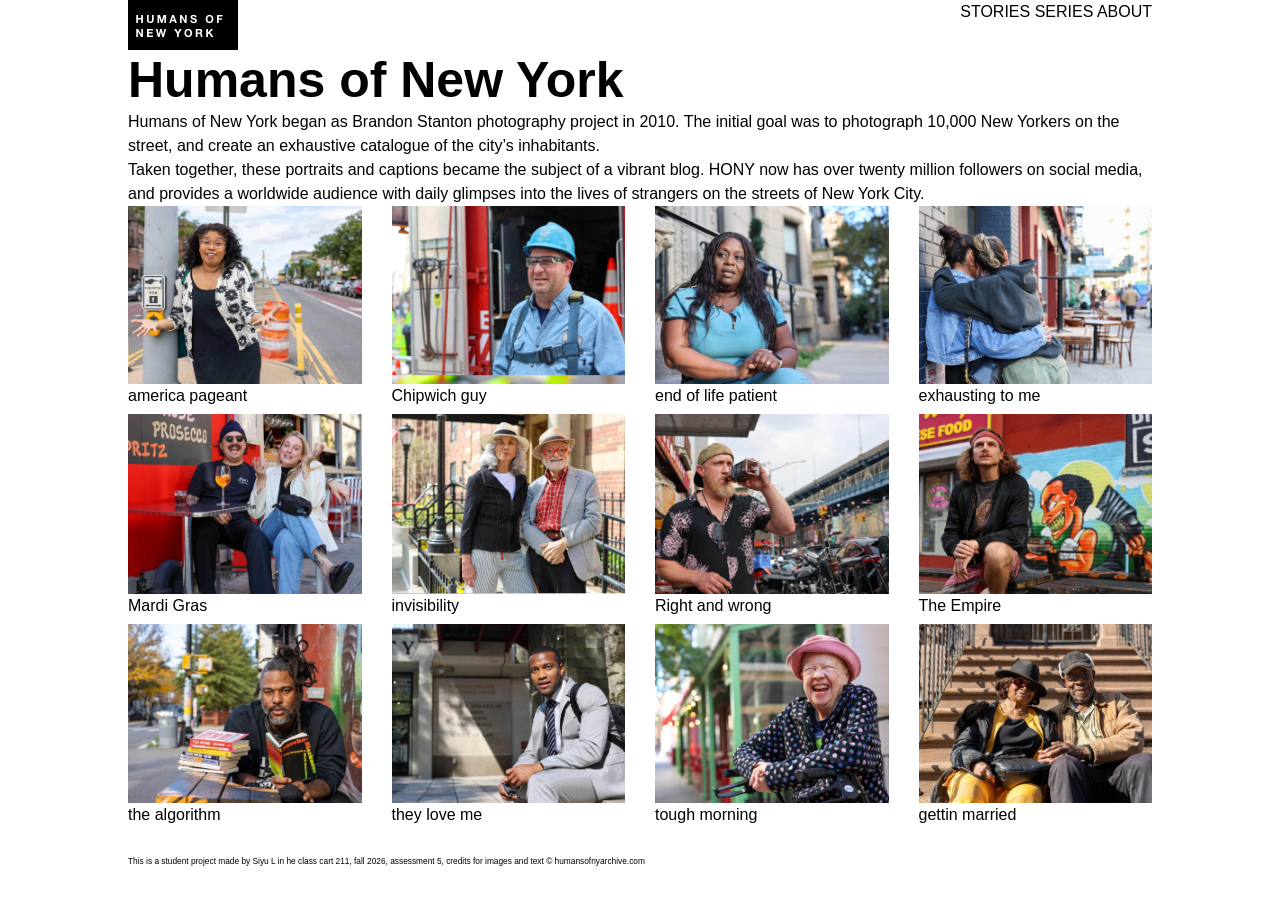
<file: index.html>
<!DOCTYPE html>
<html lang="en">
<head>
    <meta charset="UTF-8">
    <meta name="viewport" content="width=device-width">
    <title>Humans of New York</title>
    <link rel="stylesheet" href="reset.css">
    <link rel="stylesheet" href="default.css">
</head>
<body>
<div id="wrapper">
    <header>
        <div class="logo">
            <a href="index.html">
                <img src="logo.png">
            </a>
        </div>
   <nav>
    <a href="story.html">STORIES </a>
    <a href="series.html">SERIES</a>
    <a href="about.html">ABOUT </a>
    </nav>
     </header>

<main>
    <h1>Humans of New York</h1>
    <p>Humans of New York began as Brandon Stanton photography project in 2010.  The initial goal was to photograph 10,000 New Yorkers on the street, and create an exhaustive catalogue of the city’s inhabitants. </p>
    <p>Taken together, these portraits and captions became the subject of a vibrant blog. HONY now has over twenty million followers on social media, and provides a worldwide audience with daily glimpses into the lives of strangers on the streets of New York City. </p>
    <div class="image-container">
        <figure class="im1">
            <a href="#"><img src="america_pageant.jpg" width="1200" height="800" alt="america_pageant"></a>
            <figcaption>america pageant</figcaption>
        </figure>

        <figure class="im2">
            <a href="#"><img src="Chipwich_guy.jpg" width="1200" height="800" alt="Chipwich_guy"></a>
             <figcaption>Chipwich guy</figcaption>
        </figure>
        
        <figure class="im3">
            <a href="#"><img src="end_of_life_patient.jpg" width="1200" height="800" alt="end_of_life_patient"></a>
             <figcaption>end of life patient</figcaption>
        </figure>
       
        <figure class="im4">
            <a href="#"><img src="exhausting_to_me.jpg" width="1200" height="800" alt="exhausting_to_me"></a>
             <figcaption>exhausting to me</figcaption>
        </figure>

        <figure class="im5">
            <a href="#"><img src="Mardi-Gras.jpg" width="1200" height="800" alt="Mardi-Gras"></a>
             <figcaption>Mardi Gras</figcaption>
        </figure>
        
        <figure class="im6">
            <a href="#"><img src="invisibility.jpg" width="1200" height="800" alt="invisibility"></a>
             <figcaption>invisibility</figcaption>
        </figure>

         <figure class="im7">
            <a href="#"><img src="Right_and_wrong.jpg" width="1200" height="800" alt="Right_and_wrong"></a>
             <figcaption>Right and wrong</figcaption>
        </figure>

        <figure class="im8">
            <a href="#"><img src="The_Empire.jpg" width="1200" height="800" alt="The_Empire"></a>
             <figcaption>The Empire</figcaption>
        </figure>

        <figure class="im9">
            <a href="#"><img src="the_algorithm.jpg" width="1200" height="800" alt="the_algorithm"></a>
             <figcaption>the algorithm</figcaption>
        </figure>

        <figure class="im10">
            <a href="#"><img src="they_loved_me.jpg" width="1200" height="800" alt="they_loved_me"></a>
             <figcaption>they love me</figcaption>
        </figure>

        <figure class="im11">
            <a href="#"><img src="tough_morning.jpg" width="1200" height="800" alt="tough_morning"></a>
             <figcaption>tough morning</figcaption>
        </figure>

        <figure class="im12">
            <a href="#"><img src="gettin_married.jpg" width="1200" height="800" alt="gettin_married"></a>
             <figcaption>gettin married </figcaption>
        </figure>


    </div>
</main>
<footer>
<div class="icon-wrapper"></div>
<small>This is a student project made by Siyu L in he class cart 211, fall 2026, assessment 5, credits for images and text © humansofnyarchive.com
</small>
</footer>
</div>


</body>
</html>
</file>
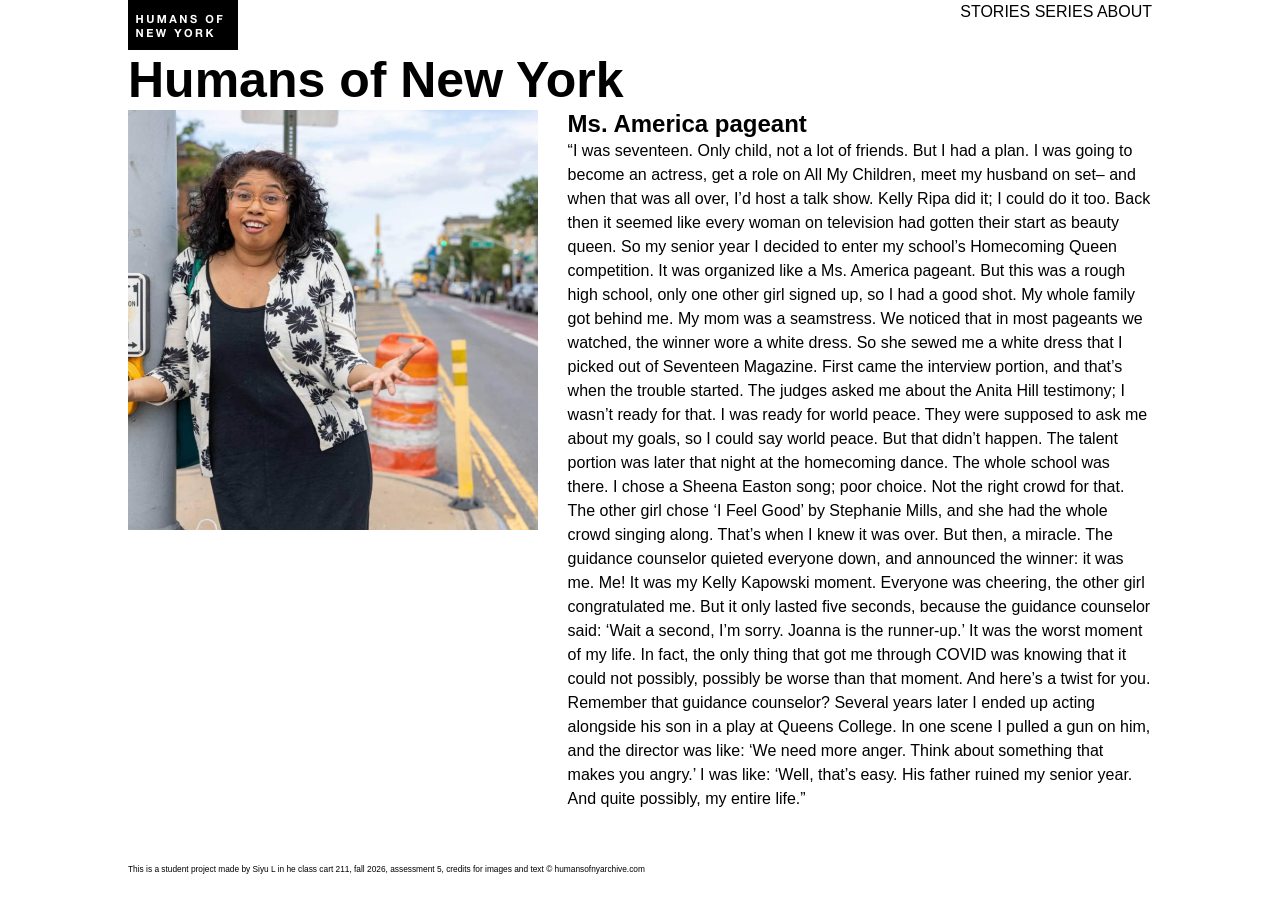
<file: story.html>
<!DOCTYPE html>
<html lang="en">
<head>
    <meta charset="UTF-8">
    <meta name="viewport" content="width=device-width">
    <title>Humans of New York</title>
    <link rel="stylesheet" href="reset.css">
    <link rel="stylesheet" href="default.css">
</head>
<body>
<div id="wrapper">
    <header>
        <div class="logo">
            <a href="index.html">
                <img src="logo.png">
            </a>
        </div>
   <nav>
    <a href="story.html">STORIES </a>
    <a href="series.html">SERIES</a>
    <a href="about.html">ABOUT </a>
    </nav>
     </header>

    <main>
        <h1>
            Humans of New York
        </h1>
    <div class="story-layout">
        <a href="index.html">
        <img src="america_pageant.jpg" class="story">
        </a>
<div class="story-text">
        <h2>Ms. America pageant</h2>
          <p>
            “I was seventeen. Only child, not a lot of friends. But I had a plan. I was going to become an actress, get a role on All My Children, meet my husband on set– and when that was all over, I’d host a talk show. Kelly Ripa did it; I could do it too. Back then it seemed like every woman on television had gotten their start as beauty queen. So my senior year I decided to enter my school’s Homecoming Queen competition. It was organized like a Ms. America pageant. But this was a rough high school, only one other girl signed up, so I had a good shot. My whole family got behind me. My mom was a seamstress. We noticed that in most pageants we watched, the winner wore a white dress. So she sewed me a white dress that I picked out of Seventeen Magazine. First came the interview portion, and that’s when the trouble started. The judges asked me about the Anita Hill testimony; I wasn’t ready for that. I was ready for world peace. They were supposed to ask me about my goals, so I could say world peace. But that didn’t happen. The talent portion was later that night at the homecoming dance. The whole school was there. I chose a Sheena Easton song; poor choice. Not the right crowd for that. The other girl chose ‘I Feel Good’ by Stephanie Mills, and she had the whole crowd singing along. That’s when I knew it was over. But then, a miracle. The guidance counselor quieted everyone down, and announced the winner: it was me. Me! It was my Kelly Kapowski moment. Everyone was cheering, the other girl congratulated me. But it only lasted five seconds, because the guidance counselor said: ‘Wait a second, I’m sorry. Joanna is the runner-up.’ It was the worst moment of my life. In fact, the only thing that got me through COVID was knowing that it could not possibly, possibly be worse than that moment. And here’s a twist for you. Remember that guidance counselor? Several years later I ended up acting alongside his son in a play at Queens College. In one scene I pulled a gun on him, and the director was like: ‘We need more anger. Think about something that makes you angry.’ I was like: ‘Well, that’s easy. His father ruined my senior year. And quite possibly, my entire life.”   
          </p>
         </div>
         </div>




  
</main>
<footer>
<div class="icon-wrapper"></div>
<small>This is a student project made by Siyu L in he class cart 211, fall 2026, assessment 5, credits for images and text © humansofnyarchive.com
</small>
</footer>
</div>


</body>
</html>
</file>
<file: default.css>
body{
    font-family: "Ubuntu", sans-serif;
    font-weight: 500;
    font-style: normal;
}

header {
    display: flex;
    justify-content: space-between;
}

h1 {
    font-size: 50px;
}

main img{
    width: 100%;
    height: 100%;
    object-fit: cover;
}

.image-container{
    display: grid;
    grid-template-columns: repeat(4,1fr);
    gap: 30px;
}

#wrapper{
    width: 80%;
    margin:0 auto;
}

footer{
    margin-top: 50px;
    font-size: 10px;
}

img.story{
    width: 100%;
    height: 420px;
    object-fit: cover;
    object-position: center;
}

.story-layout{
   display: flex;
   gap: 30px;
   flex-direction: row;
   align-items:flex-start;
}

.story-layout a{
    width: 40%;
    flex-shrink: 0;
}

.story-text{
    flex:1;
    margin-top: 0;
    font-size: 16px;
    line-height: 1.5;
}

@media (max-width:600px){
.story-layout{
        flex-direction:column;
        gap:20px;
    }

    .story-layout a{
        width: 100%;
    }

    img.story{
        width: 100%;
        height: auto;
    }

    .story-text{
        width: 100%
    }

    #wrapper{
        width: 90%;
    }

    .image-container{
        grid-template-columns: repeat(2,1fr);
    }
}
</file>
